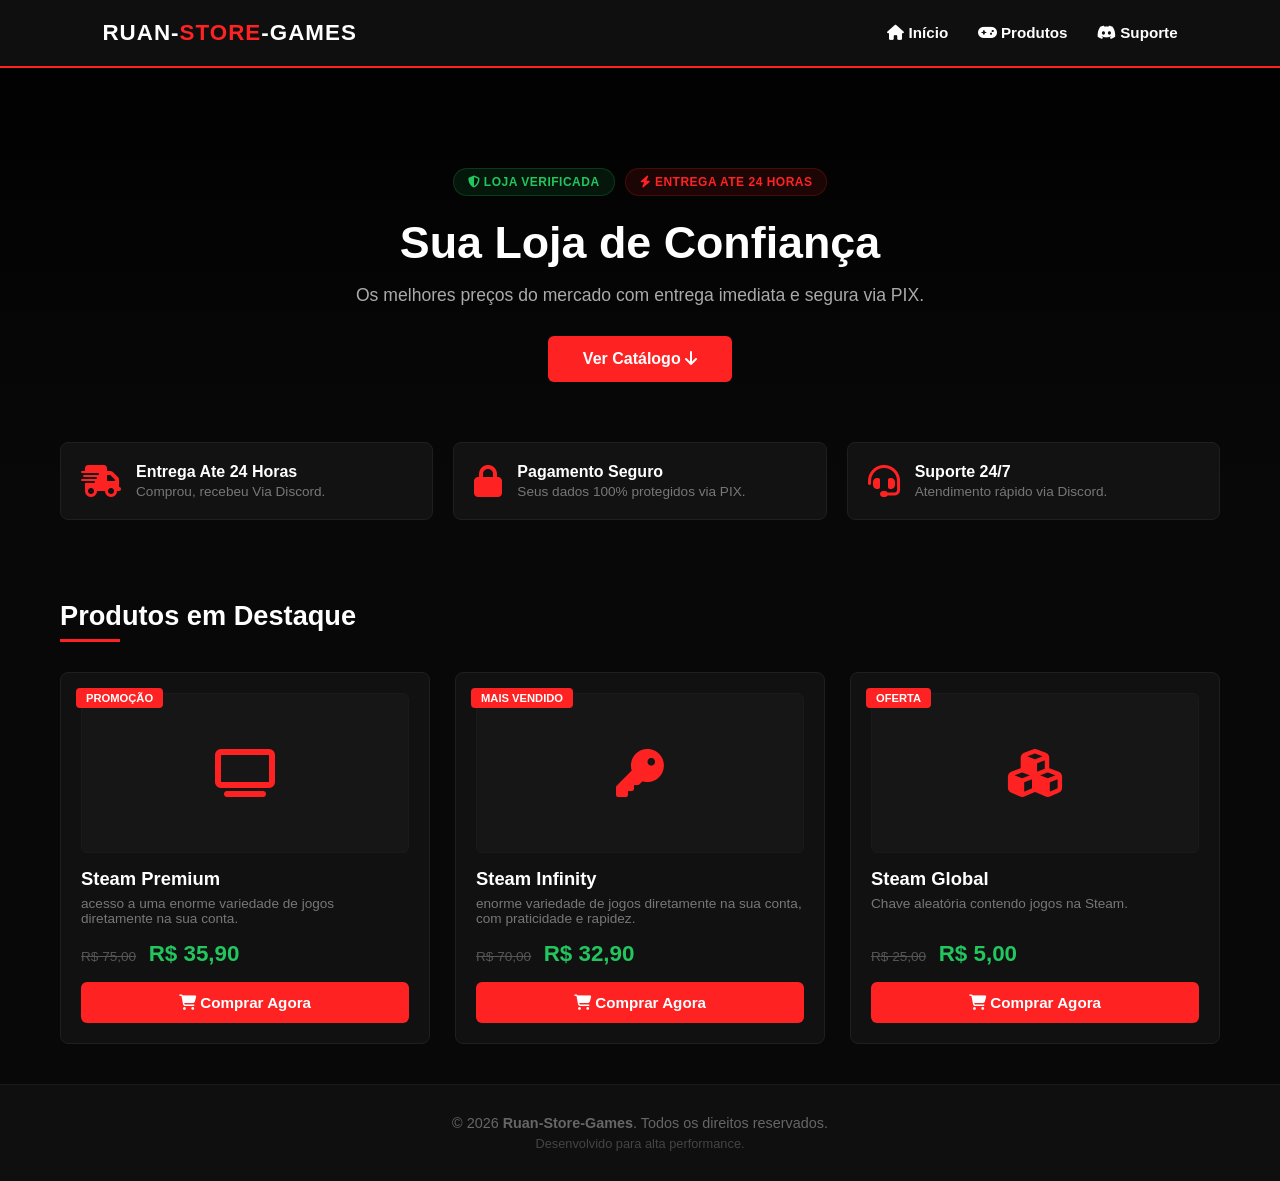
<file: index.html>
<!DOCTYPE html>
<html lang="pt-BR">
<head>
    <meta charset="UTF-8">
    <meta name="viewport" content="width=device-width, initial-scale=1.0">
    <title>Ruan-Store-Games </title>
    <link rel="stylesheet" href="style.css">
    <link rel="stylesheet" href="https://cdnjs.cloudflare.com/ajax/libs/font-awesome/6.5.1/css/all.min.css">
</head>
<body>

    <header>
        <div class="logo">RUAN-<span>STORE</span>-GAMES</div>
        <nav>
            <a href="#"><i class="fa-solid fa-house"></i> Início</a>
            <a href="#"><i class="fa-solid fa-gamepad"></i> Produtos</a>
            <a href="https://discord.gg/b5BeGHGn72" target="_blank"><i class="fa-brands fa-discord"></i> Suporte</a>
        </nav>
    </header>

    <section class="banner">
        <div class="banner-conteudo">
            <div class="badges">
                <span class="badge-verificado"><i class="fa-solid fa-shield-halved"></i> LOJA VERIFICADA</span>
                <span class="badge-entrega"><i class="fa-solid fa-bolt"></i> ENTREGA ATE 24 HORAS</span>
            </div>
            <h1>Sua Loja de Confiança <br><span></span></h1>
            <p>Os melhores preços do mercado com entrega imediata e segura via PIX.</p>
            <a href="#produtos" class="btn-principal">Ver Catálogo <i class="fa-solid fa-arrow-down"></i></a>
        </div>
    </section>

    <section class="Vantagens">
        <div class="vantagem-item">
            <i class="fa-solid fa-truck-fast"></i>
            <div>
                <h3>Entrega Ate 24 Horas</h3>
                <p>Comprou, recebeu Via Discord.</p>
            </div>
        </div>
        <div class="vantagem-item">
            <i class="fa-solid fa-lock"></i>
            <div>
                <h3>Pagamento Seguro</h3>
                <p>Seus dados 100% protegidos via PIX.</p>
            </div>
        </div>
        <div class="vantagem-item">
            <i class="fa-solid fa-headset"></i>
            <div>
                <h3>Suporte 24/7</h3>
                <p>Atendimento rápido via Discord.</p>
            </div>
        </div>
    </section>

    <main class="container" id="produtos">
        <h2 class="titulo-secao">Produtos em Destaque</h2>
        
        <div class="grid-produtos">
            
            <div class="card-produto">
                <div class="badge-desconto">PROMOÇÃO</div>
                <div class="foto-produto">
                    <i class="fa-solid fa-tv" style="font-size: 3rem; color: #ff2222;"></i>
                </div>
                <h3>Steam Premium</h3>
                <p class="descricao-curta">acesso a uma enorme variedade de jogos diretamente na sua conta.</p>
                <div class="precos">
                    <span class="preco-antigo">R$ 75,00</span>
                    <span class="preco-atual">R$ 35,90</span>
                </div>
                <button class="btn-comprar"><i class="fa-solid fa-cart-shopping"></i> Comprar Agora</button>
            </div>

            <div class="card-produto">
                <div class="badge-desconto">MAIS VENDIDO</div>
                <div class="foto-produto">
                    <i class="fa-solid fa-key" style="font-size: 3rem; color: #ff2222;"></i>
                </div>
                <h3>Steam Infinity</h3>
                <p class="descricao-curta">enorme variedade de jogos diretamente na sua conta, com praticidade e rapidez.</p>
                <div class="precos">
                    <span class="preco-antigo">R$ 70,00</span>
                    <span class="preco-atual">R$ 32,90</span>
                </div>
                <button class="btn-comprar"><i class="fa-solid fa-cart-shopping"></i> Comprar Agora</button>
            </div>

            <div class="card-produto">
                <div class="badge-desconto">OFERTA</div>
                <div class="foto-produto">
                    <i class="fa-solid fa-cubes" style="font-size: 3rem; color: #ff2222;"></i>
                </div>
                <h3>Steam Global</h3>
                <p class="descricao-curta">Chave aleatória contendo jogos na Steam.</p>
                <div class="precos">
                    <span class="preco-antigo">R$ 25,00</span>
                    <span class="preco-atual">R$ 5,00</span>
                </div>
                <button class="btn-comprar"><i class="fa-solid fa-cart-shopping"></i> Comprar Agora</button>
            </div>

        </div>
    </main>

    <footer>
        <p>&copy; 2026 <strong>Ruan-Store-Games</strong>. Todos os direitos reservados.</p>
        <p style="font-size: 0.8rem; margin-top: 5px; color: #444;">Desenvolvido para alta performance.</p>
    </footer>

</body>
</html>
</file>
<file: style.css>
/* RESET DE CONFIGURAÇÕES */
* {
    margin: 0;
    padding: 0;
    box-sizing: border-box;
    font-family: 'Segoe UI', Tahoma, Geneva, Verdana, sans-serif;
}

html {
    scroll-behavior: smooth;
}

body {
    background-color: #080808;
    color: #ffffff;
    min-height: 100vh;
    display: flex;
    flex-direction: column;
}

/* BARRA DE NAVEGAÇÃO */
header {
    background-color: #0f0f0f;
    padding: 20px 8%;
    display: flex;
    justify-content: space-between;
    align-items: center;
    border-bottom: 2px solid #ff2222;
    position: sticky;
    top: 0;
    z-index: 100;
}

.logo {
    font-size: 1.4rem;
    font-weight: 800;
    letter-spacing: 1px;
}

.logo span {
    color: #ff2222;
}

nav a {
    color: #ffffff;
    text-decoration: none;
    margin-left: 25px;
    font-weight: 600;
    font-size: 0.95rem;
    transition: color 0.3s;
}

nav a:hover {
    color: #ff2222;
}

/* BANNER PRINCIPAL */
.banner {
    background: linear-gradient(rgba(0, 0, 0, 0.85), #080808), url('https://images.unsplash.com/photo-1538481199705-c710c4e965fc?q=80&w=1200') no-repeat center center/cover;
    padding: 100px 20px;
    text-align: center;
    display: flex;
    justify-content: center;
    align-items: center;
}

.banner-conteudo {
    max-width: 800px;
}

.badges {
    display: flex;
    justify-content: center;
    gap: 10px;
    margin-bottom: 20px;
    flex-wrap: wrap;
}

.badge-verificado, .badge-entrega {
    font-size: 0.75rem;
    font-weight: bold;
    padding: 6px 14px;
    border-radius: 20px;
    letter-spacing: 0.5px;
}

.badge-verificado {
    background-color: rgba(34, 197, 94, 0.1);
    color: #22c55e;
    border: 1px solid rgba(34, 197, 94, 0.2);
}

.badge-entrega {
    background-color: rgba(255, 34, 34, 0.1);
    color: #ff2222;
    border: 1px solid rgba(255, 34, 34, 0.2);
}

.banner h1 {
    font-size: 2.8rem;
    font-weight: 800;
    line-height: 1.2;
    margin-bottom: 15px;
}

.banner h1 span {
    color: #ff2222;
}

.banner p {
    color: #aaaaaa;
    font-size: 1.1rem;
    margin-bottom: 30px;
}

.btn-principal {
    display: inline-block;
    background-color: #ff2222;
    color: white;
    text-decoration: none;
    padding: 14px 35px;
    font-weight: bold;
    border-radius: 6px;
    transition: background-color 0.3s, transform 0.2s;
}

.btn-principal:hover {
    background-color: #cc1111;
    transform: translateY(-2px);
}

/* SEÇÃO DE VANTAGENS */
.Vantagens {
    display: grid;
    grid-template-columns: repeat(auto-fit, minmax(250px, 1fr));
    gap: 20px;
    max-width: 1200px;
    margin: -40px auto 40px auto;
    padding: 0 20px;
    width: 100%;
}

.vantagem-item {
    background-color: #121212;
    border: 1px solid #1f1f1f;
    padding: 20px;
    border-radius: 8px;
    display: flex;
    align-items: center;
    gap: 15px;
}

.vantagem-item i {
    font-size: 2rem;
    color: #ff2222;
}

.vantagem-item h3 {
    font-size: 1rem;
    margin-bottom: 3px;
}

.vantagem-item p {
    color: #777777;
    font-size: 0.85rem;
}

/* CONTEÚDO PRINCIPAL / PRODUTOS */
.container {
    max-width: 1200px;
    margin: 40px auto;
    padding: 0 20px;
    flex: 1;
    width: 100%;
}

.titulo-secao {
    font-size: 1.7rem;
    margin-bottom: 30px;
    position: relative;
    padding-bottom: 10px;
}

.titulo-secao::after {
    content: '';
    position: absolute;
    left: 0;
    bottom: 0;
    width: 60px;
    height: 3px;
    background-color: #ff2222;
}

/* SEÇÃO GRID */
.grid-produtos {
    display: grid;
    grid-template-columns: repeat(auto-fit, minmax(280px, 1fr));
    gap: 25px;
}

.card-produto {
    background-color: #111111;
    border: 1px solid #1f1f1f;
    border-radius: 8px;
    padding: 20px;
    position: relative;
    display: flex;
    flex-direction: column;
    transition: transform 0.3s, border-color 0.3s;
}

.card-produto:hover {
    transform: translateY(-5px);
    border-color: #ff2222;
}

.badge-desconto {
    position: absolute;
    top: 15px;
    left: 15px;
    background-color: #ff2222;
    color: white;
    font-size: 0.7rem;
    font-weight: bold;
    padding: 4px 10px;
    border-radius: 4px;
    z-index: 5;
}

.foto-produto {
    background-color: #161616;
    height: 160px;
    border-radius: 6px;
    margin-bottom: 15px;
    display: flex;
    justify-content: center;
    align-items: center;
    border: 1px solid #1a1a1a;
}

.card-produto h3 {
    font-size: 1.15rem;
    margin-bottom: 6px;
}

.descricao-curta {
    color: #777777;
    font-size: 0.85rem;
    margin-bottom: 15px;
    flex: 1;
}

.precos {
    margin-bottom: 15px;
}

.preco-antigo {
    color: #555555;
    text-decoration: line-through;
    font-size: 0.85rem;
    margin-right: 8px;
}

.preco-atual {
    color: #22c55e;
    font-size: 1.4rem;
    font-weight: bold;
}

.btn-comprar {
    background-color: #ff2222;
    color: white;
    border: none;
    padding: 12px;
    font-size: 0.95rem;
    font-weight: bold;
    border-radius: 6px;
    cursor: pointer;
    transition: background-color 0.3s;
    width: 100%;
}

.btn-comprar:hover {
    background-color: #cc1111;
}

/* RODAPÉ */
footer {
    background-color: #0f0f0f;
    text-align: center;
    padding: 30px;
    border-top: 1px solid #1a1a1a;
    color: #666666;
    font-size: 0.9rem;
}
</file>
